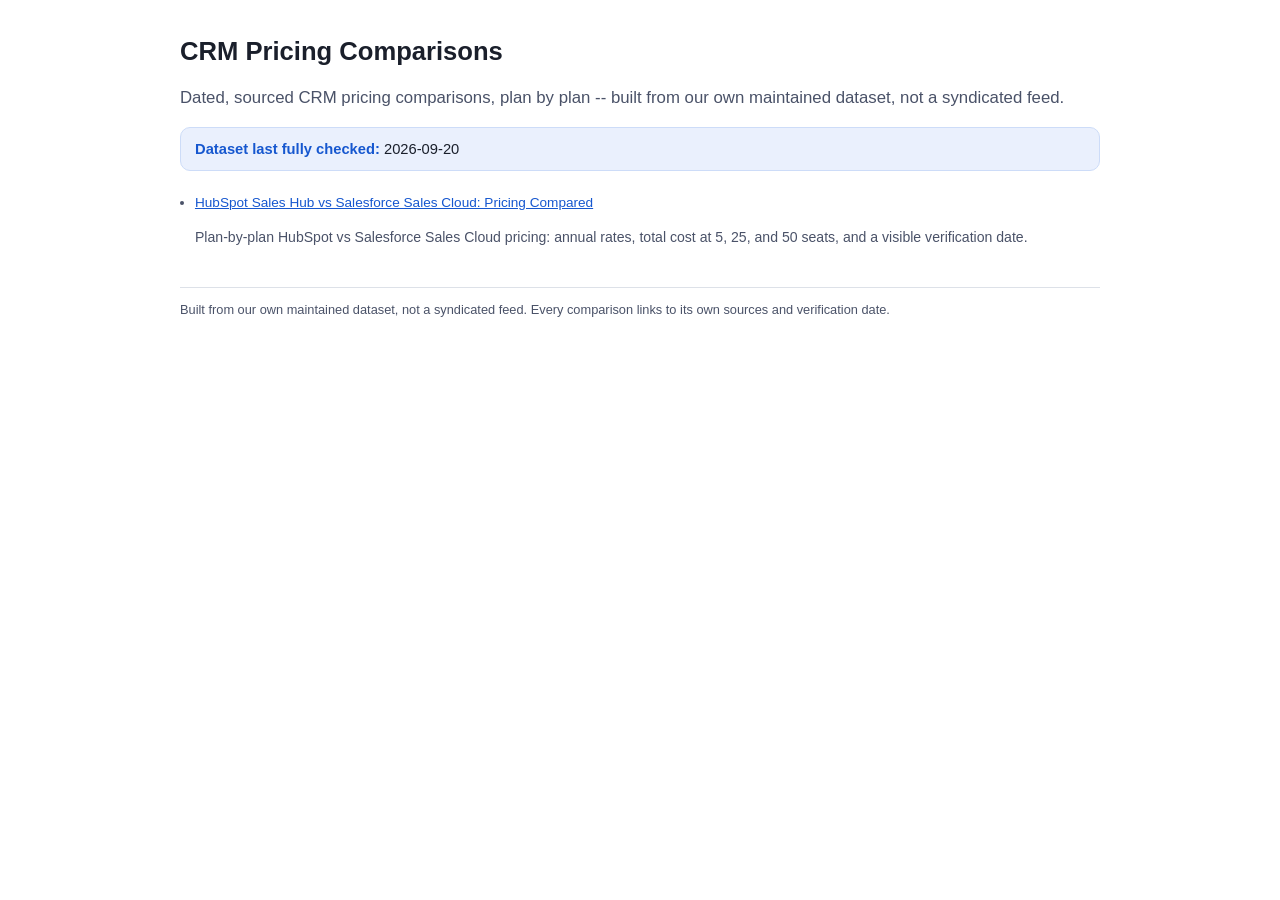
<file: index.html>
<!doctype html>
<html lang="en">
<head>
<meta name='impact-site-verification' value='84567d5c-21f6-4b1f-a4f8-a0b6d9b26262'>
<meta charset="utf-8">
<meta name="viewport" content="width=device-width, initial-scale=1">
<title>CRM Pricing Comparisons</title>
<meta name="description" content="Dated, sourced CRM pricing comparisons, plan by plan -- built from our own maintained dataset, not a syndicated feed.">
<link rel="canonical" href="https://crmpricecheck.com/">
<link rel="stylesheet" href="assets/style.css">
</head>
<body>
<!-- Generated by site/scripts/build_compare.py from data/dataset.json (last_verified 2026-09-20).
     Do not hand-edit -- re-run the build script instead. Built 2026-10-06. -->
<main>

  <h1>CRM Pricing Comparisons</h1>
  <p class="dek">Dated, sourced CRM pricing comparisons, plan by plan -- built from our own maintained dataset, not a syndicated feed.</p>

  <div class="verify-banner">
    <span><strong>Dataset last fully checked:</strong> 2026-09-20</span>
  </div>

  <ul class="source-list"><li><a href="compare/hubspot-vs-salesforce">HubSpot Sales Hub vs Salesforce Sales Cloud: Pricing Compared</a><p class="note">Plan-by-plan HubSpot vs Salesforce Sales Cloud pricing: annual rates, total cost at 5, 25, and 50 seats, and a visible verification date.</p></li></ul>

  <footer>
    Built from our own maintained dataset, not a syndicated feed. Every comparison links to its own sources and verification date.
  </footer>

</main>
</body>
</html>
</file>
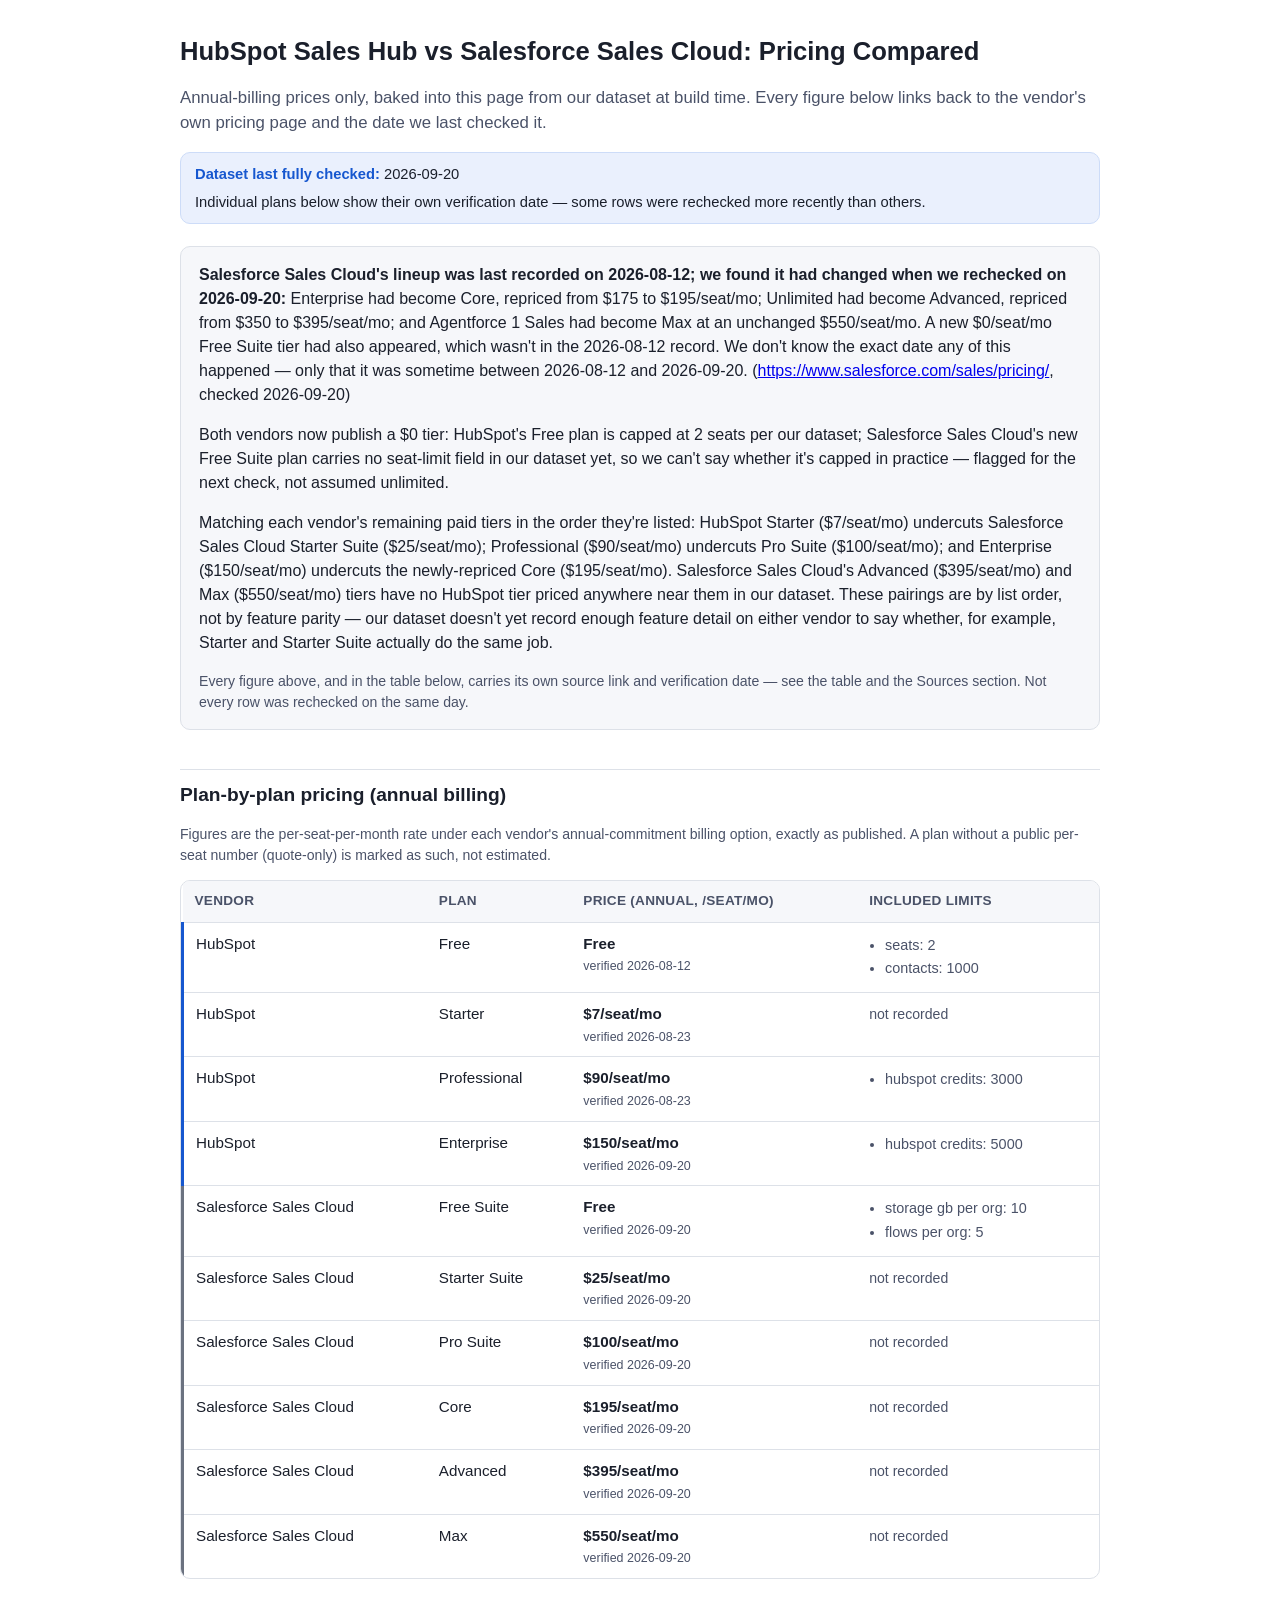
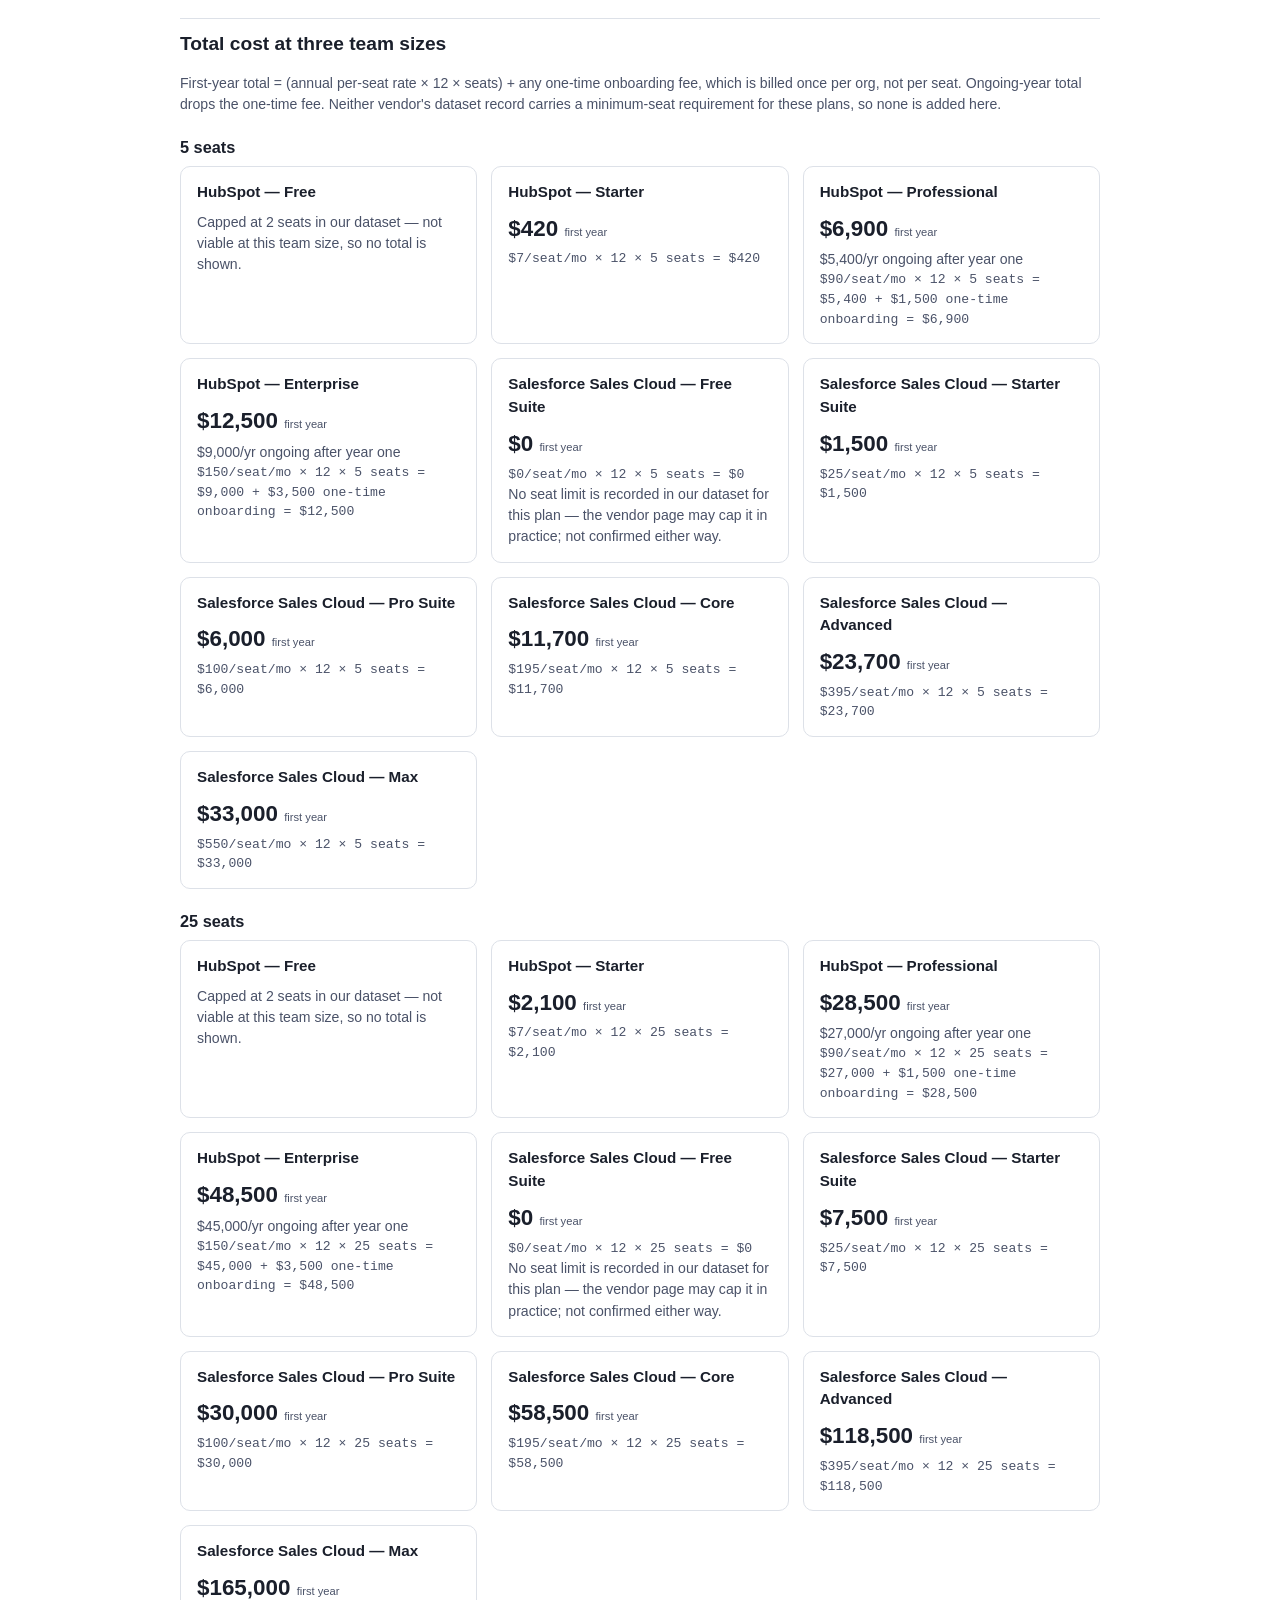
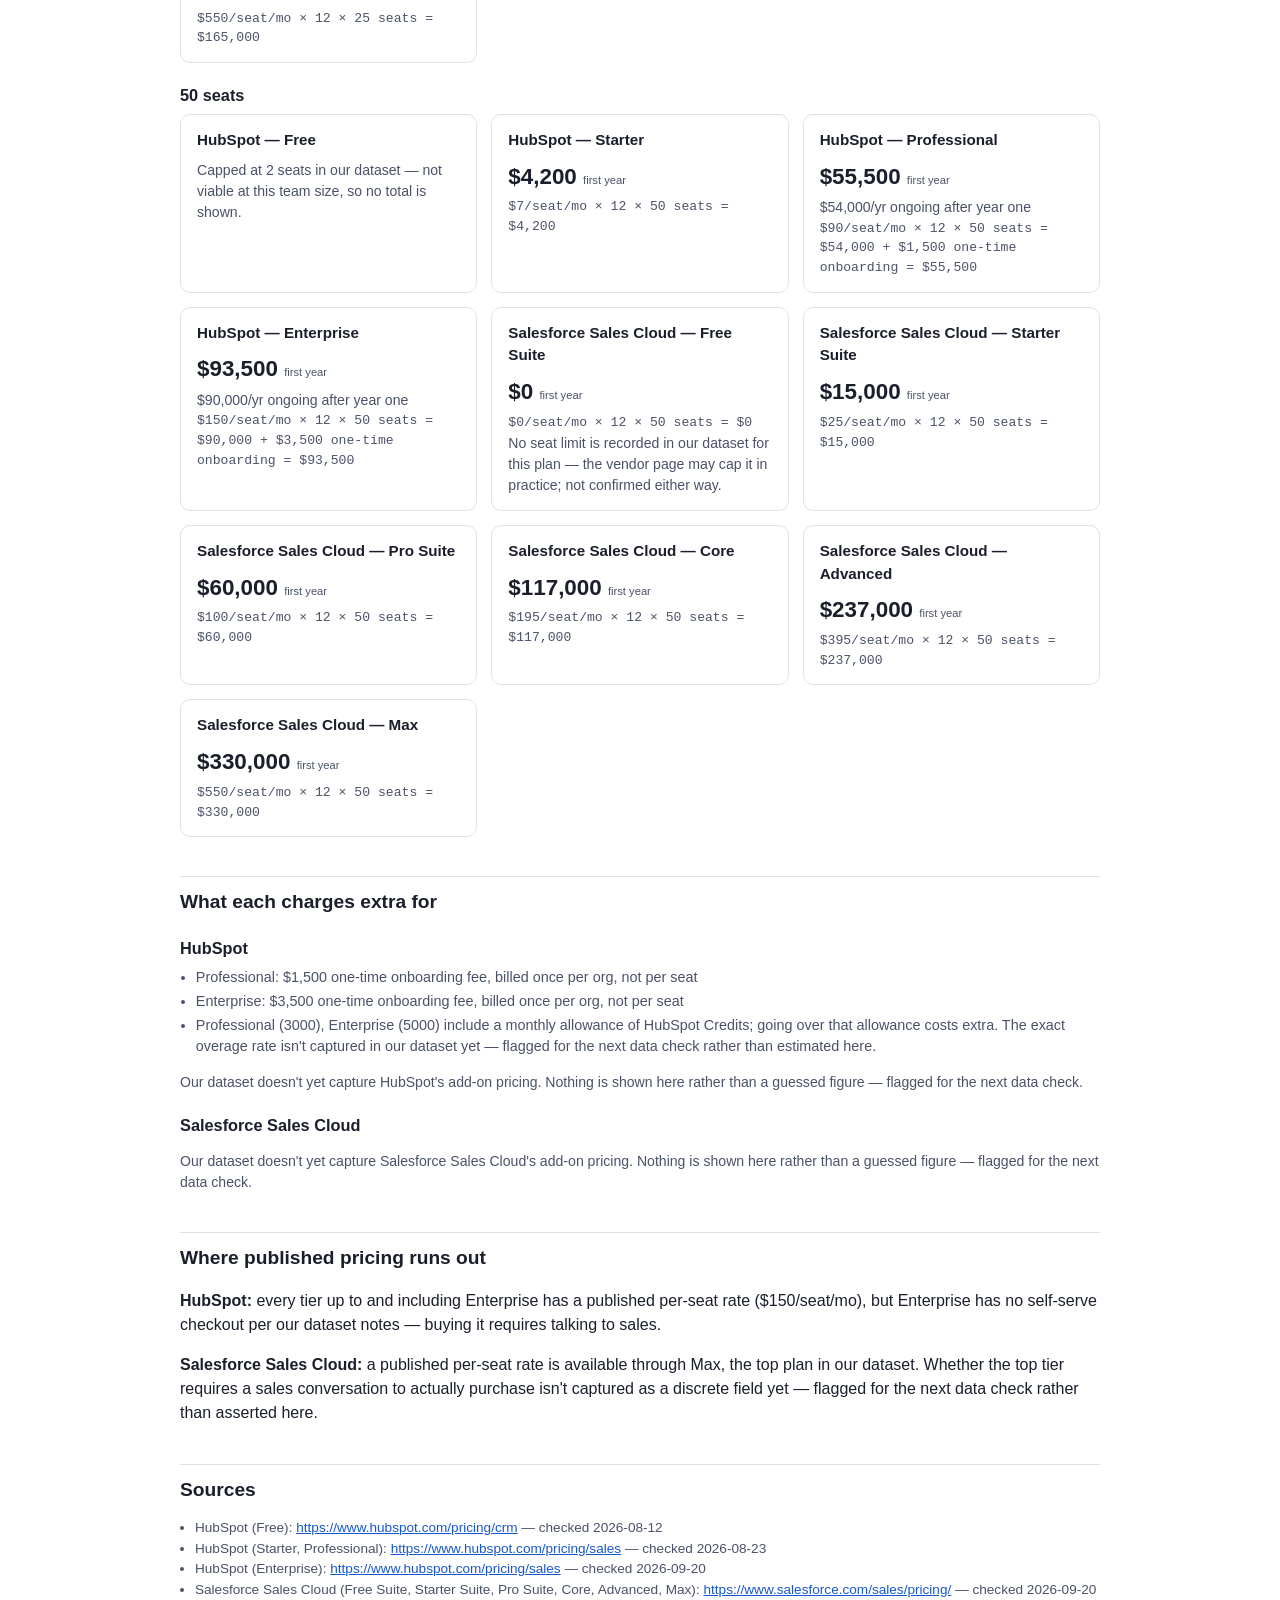
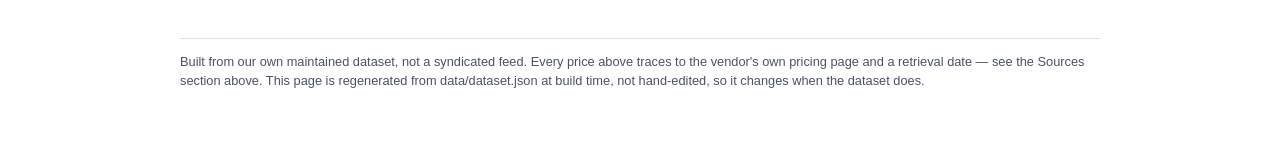
<file: compare/hubspot-vs-salesforce.html>
<!doctype html>
<html lang="en">
<head>
<meta charset="utf-8">
<meta name="viewport" content="width=device-width, initial-scale=1">
<title>HubSpot vs Salesforce: Pricing Compared</title>
<meta name="description" content="Plan-by-plan HubSpot vs Salesforce Sales Cloud pricing: annual rates, total cost at 5, 25, and 50 seats, and a visible verification date.">
<link rel="canonical" href="https://crmpricecheck.com/compare/hubspot-vs-salesforce">
<script type="application/ld+json">
{
  "@context": "https://schema.org",
  "@type": "WebPage",
  "name": "HubSpot vs Salesforce: Pricing Compared",
  "headline": "HubSpot Sales Hub vs Salesforce Sales Cloud: Pricing Compared",
  "description": "Plan-by-plan HubSpot vs Salesforce Sales Cloud pricing: annual rates, total cost at 5, 25, and 50 seats, and a visible verification date.",
  "dateModified": "2026-09-20",
  "about": [
    {
      "@type": "Product",
      "name": "HubSpot",
      "offers": [
        {
          "@type": "Offer",
          "name": "Free",
          "price": "0",
          "priceCurrency": "USD",
          "url": "https://www.hubspot.com/pricing/crm"
        },
        {
          "@type": "Offer",
          "name": "Starter",
          "price": "7",
          "priceCurrency": "USD",
          "url": "https://www.hubspot.com/pricing/sales"
        },
        {
          "@type": "Offer",
          "name": "Professional",
          "price": "90",
          "priceCurrency": "USD",
          "url": "https://www.hubspot.com/pricing/sales"
        },
        {
          "@type": "Offer",
          "name": "Enterprise",
          "price": "150",
          "priceCurrency": "USD",
          "url": "https://www.hubspot.com/pricing/sales"
        }
      ]
    },
    {
      "@type": "Product",
      "name": "Salesforce Sales Cloud",
      "offers": [
        {
          "@type": "Offer",
          "name": "Free Suite",
          "price": "0",
          "priceCurrency": "USD",
          "url": "https://www.salesforce.com/sales/pricing/"
        },
        {
          "@type": "Offer",
          "name": "Starter Suite",
          "price": "25",
          "priceCurrency": "USD",
          "url": "https://www.salesforce.com/sales/pricing/"
        },
        {
          "@type": "Offer",
          "name": "Pro Suite",
          "price": "100",
          "priceCurrency": "USD",
          "url": "https://www.salesforce.com/sales/pricing/"
        },
        {
          "@type": "Offer",
          "name": "Core",
          "price": "195",
          "priceCurrency": "USD",
          "url": "https://www.salesforce.com/sales/pricing/"
        },
        {
          "@type": "Offer",
          "name": "Advanced",
          "price": "395",
          "priceCurrency": "USD",
          "url": "https://www.salesforce.com/sales/pricing/"
        },
        {
          "@type": "Offer",
          "name": "Max",
          "price": "550",
          "priceCurrency": "USD",
          "url": "https://www.salesforce.com/sales/pricing/"
        }
      ]
    }
  ]
}
</script>
<link rel="stylesheet" href="../assets/style.css">
</head>
<body>
<!-- Generated by site/scripts/build_compare.py from data/dataset.json (last_verified 2026-09-20).
     Do not hand-edit -- re-run the build script instead. Built 2026-10-06. -->
<main>

  <h1>HubSpot Sales Hub vs Salesforce Sales Cloud: Pricing Compared</h1>
  <p class="dek">Annual-billing prices only, baked into this page from our dataset at build time. Every figure below links back to the vendor's own pricing page and the date we last checked it.</p>

  <div class="verify-banner">
    <span><strong>Dataset last fully checked:</strong> 2026-09-20</span>
    <span>Individual plans below show their own verification date &mdash; some rows were rechecked more recently than others.</span>
  </div>

  <section class="answer-box" aria-label="Summary">
    <p><strong>Salesforce Sales Cloud's lineup was last recorded on 2026-08-12; we found it had changed when we rechecked on 2026-09-20:</strong> Enterprise had become Core, repriced from $175 to $195/seat/mo; Unlimited had become Advanced, repriced from $350 to $395/seat/mo; and Agentforce 1 Sales had become Max at an unchanged $550/seat/mo. A new $0/seat/mo Free Suite tier had also appeared, which wasn't in the 2026-08-12 record. We don't know the exact date any of this happened &mdash; only that it was sometime between 2026-08-12 and 2026-09-20. (<a href="https://www.salesforce.com/sales/pricing/">https://www.salesforce.com/sales/pricing/</a>, checked 2026-09-20)</p><p>Both vendors now publish a $0 tier: HubSpot's Free plan is capped at 2 seats per our dataset; Salesforce Sales Cloud's new Free Suite plan carries no seat-limit field in our dataset yet, so we can't say whether it's capped in practice &mdash; flagged for the next check, not assumed unlimited.</p><p>Matching each vendor's remaining paid tiers in the order they're listed: HubSpot Starter ($7/seat/mo) undercuts Salesforce Sales Cloud Starter Suite ($25/seat/mo); Professional ($90/seat/mo) undercuts Pro Suite ($100/seat/mo); and Enterprise ($150/seat/mo) undercuts the newly-repriced Core ($195/seat/mo). Salesforce Sales Cloud's Advanced ($395/seat/mo) and Max ($550/seat/mo) tiers have no HubSpot tier priced anywhere near them in our dataset. These pairings are by list order, not by feature parity &mdash; our dataset doesn't yet record enough feature detail on either vendor to say whether, for example, Starter and Starter Suite actually do the same job.</p><p class="note">Every figure above, and in the table below, carries its own source link and verification date &mdash; see the table and the Sources section. Not every row was rechecked on the same day.</p>
  </section>

  <h2>Plan-by-plan pricing (annual billing)</h2>
  <p class="note">Figures are the per-seat-per-month rate under each vendor's annual-commitment billing option, exactly as published. A plan without a public per-seat number (quote-only) is marked as such, not estimated.</p>
  <div class="table-scroll">
    <table>
      <thead>
        <tr>
          <th>Vendor</th>
          <th>Plan</th>
          <th>Price&nbsp;(annual, /seat/mo)</th>
          <th>Included limits</th>
        </tr>
      </thead>
      <tbody><tr class="vendor-col-a"><td>HubSpot</td><td>Free</td><td class="price">Free<span class="retrieved">verified 2026-08-12</span></td><td><ul class="limits-list"><li>seats: 2</li><li>contacts: 1000</li></ul></td></tr><tr class="vendor-col-a"><td>HubSpot</td><td>Starter</td><td class="price">$7/seat/mo<span class="retrieved">verified 2026-08-23</span></td><td><span class="note">not recorded</span></td></tr><tr class="vendor-col-a"><td>HubSpot</td><td>Professional</td><td class="price">$90/seat/mo<span class="retrieved">verified 2026-08-23</span></td><td><ul class="limits-list"><li>hubspot credits: 3000</li></ul></td></tr><tr class="vendor-col-a"><td>HubSpot</td><td>Enterprise</td><td class="price">$150/seat/mo<span class="retrieved">verified 2026-09-20</span></td><td><ul class="limits-list"><li>hubspot credits: 5000</li></ul></td></tr><tr class="vendor-col-b"><td>Salesforce Sales Cloud</td><td>Free Suite</td><td class="price">Free<span class="retrieved">verified 2026-09-20</span></td><td><ul class="limits-list"><li>storage gb per org: 10</li><li>flows per org: 5</li></ul></td></tr><tr class="vendor-col-b"><td>Salesforce Sales Cloud</td><td>Starter Suite</td><td class="price">$25/seat/mo<span class="retrieved">verified 2026-09-20</span></td><td><span class="note">not recorded</span></td></tr><tr class="vendor-col-b"><td>Salesforce Sales Cloud</td><td>Pro Suite</td><td class="price">$100/seat/mo<span class="retrieved">verified 2026-09-20</span></td><td><span class="note">not recorded</span></td></tr><tr class="vendor-col-b"><td>Salesforce Sales Cloud</td><td>Core</td><td class="price">$195/seat/mo<span class="retrieved">verified 2026-09-20</span></td><td><span class="note">not recorded</span></td></tr><tr class="vendor-col-b"><td>Salesforce Sales Cloud</td><td>Advanced</td><td class="price">$395/seat/mo<span class="retrieved">verified 2026-09-20</span></td><td><span class="note">not recorded</span></td></tr><tr class="vendor-col-b"><td>Salesforce Sales Cloud</td><td>Max</td><td class="price">$550/seat/mo<span class="retrieved">verified 2026-09-20</span></td><td><span class="note">not recorded</span></td></tr></tbody>
    </table>
  </div>

  <h2>Total cost at three team sizes</h2>
  <p class="note">First-year total = (annual per-seat rate &times; 12 &times; seats) + any one-time onboarding fee, which is billed once per org, not per seat. Ongoing-year total drops the one-time fee. Neither vendor's dataset record carries a minimum-seat requirement for these plans, so none is added here.</p>
  <h3>5 seats</h3><div class="total-cards"><div class="total-card"><h4>HubSpot &mdash; Free</h4><div class="note">Capped at 2 seats in our dataset &mdash; not viable at this team size, so no total is shown.</div></div><div class="total-card"><h4>HubSpot &mdash; Starter</h4><div class="grand">$420 <span class="note" style="font-size:0.7rem;font-weight:400;">first year</span></div><div class="arithmetic">$7/seat/mo &times; 12 &times; 5 seats = $420</div></div><div class="total-card"><h4>HubSpot &mdash; Professional</h4><div class="grand">$6,900 <span class="note" style="font-size:0.7rem;font-weight:400;">first year</span></div><div class="note">$5,400/yr ongoing after year one</div><div class="arithmetic">$90/seat/mo &times; 12 &times; 5 seats = $5,400 + $1,500 one-time onboarding = $6,900</div></div><div class="total-card"><h4>HubSpot &mdash; Enterprise</h4><div class="grand">$12,500 <span class="note" style="font-size:0.7rem;font-weight:400;">first year</span></div><div class="note">$9,000/yr ongoing after year one</div><div class="arithmetic">$150/seat/mo &times; 12 &times; 5 seats = $9,000 + $3,500 one-time onboarding = $12,500</div></div><div class="total-card"><h4>Salesforce Sales Cloud &mdash; Free Suite</h4><div class="grand">$0 <span class="note" style="font-size:0.7rem;font-weight:400;">first year</span></div><div class="arithmetic">$0/seat/mo &times; 12 &times; 5 seats = $0</div><div class="note">No seat limit is recorded in our dataset for this plan &mdash; the vendor page may cap it in practice; not confirmed either way.</div></div><div class="total-card"><h4>Salesforce Sales Cloud &mdash; Starter Suite</h4><div class="grand">$1,500 <span class="note" style="font-size:0.7rem;font-weight:400;">first year</span></div><div class="arithmetic">$25/seat/mo &times; 12 &times; 5 seats = $1,500</div></div><div class="total-card"><h4>Salesforce Sales Cloud &mdash; Pro Suite</h4><div class="grand">$6,000 <span class="note" style="font-size:0.7rem;font-weight:400;">first year</span></div><div class="arithmetic">$100/seat/mo &times; 12 &times; 5 seats = $6,000</div></div><div class="total-card"><h4>Salesforce Sales Cloud &mdash; Core</h4><div class="grand">$11,700 <span class="note" style="font-size:0.7rem;font-weight:400;">first year</span></div><div class="arithmetic">$195/seat/mo &times; 12 &times; 5 seats = $11,700</div></div><div class="total-card"><h4>Salesforce Sales Cloud &mdash; Advanced</h4><div class="grand">$23,700 <span class="note" style="font-size:0.7rem;font-weight:400;">first year</span></div><div class="arithmetic">$395/seat/mo &times; 12 &times; 5 seats = $23,700</div></div><div class="total-card"><h4>Salesforce Sales Cloud &mdash; Max</h4><div class="grand">$33,000 <span class="note" style="font-size:0.7rem;font-weight:400;">first year</span></div><div class="arithmetic">$550/seat/mo &times; 12 &times; 5 seats = $33,000</div></div></div><h3>25 seats</h3><div class="total-cards"><div class="total-card"><h4>HubSpot &mdash; Free</h4><div class="note">Capped at 2 seats in our dataset &mdash; not viable at this team size, so no total is shown.</div></div><div class="total-card"><h4>HubSpot &mdash; Starter</h4><div class="grand">$2,100 <span class="note" style="font-size:0.7rem;font-weight:400;">first year</span></div><div class="arithmetic">$7/seat/mo &times; 12 &times; 25 seats = $2,100</div></div><div class="total-card"><h4>HubSpot &mdash; Professional</h4><div class="grand">$28,500 <span class="note" style="font-size:0.7rem;font-weight:400;">first year</span></div><div class="note">$27,000/yr ongoing after year one</div><div class="arithmetic">$90/seat/mo &times; 12 &times; 25 seats = $27,000 + $1,500 one-time onboarding = $28,500</div></div><div class="total-card"><h4>HubSpot &mdash; Enterprise</h4><div class="grand">$48,500 <span class="note" style="font-size:0.7rem;font-weight:400;">first year</span></div><div class="note">$45,000/yr ongoing after year one</div><div class="arithmetic">$150/seat/mo &times; 12 &times; 25 seats = $45,000 + $3,500 one-time onboarding = $48,500</div></div><div class="total-card"><h4>Salesforce Sales Cloud &mdash; Free Suite</h4><div class="grand">$0 <span class="note" style="font-size:0.7rem;font-weight:400;">first year</span></div><div class="arithmetic">$0/seat/mo &times; 12 &times; 25 seats = $0</div><div class="note">No seat limit is recorded in our dataset for this plan &mdash; the vendor page may cap it in practice; not confirmed either way.</div></div><div class="total-card"><h4>Salesforce Sales Cloud &mdash; Starter Suite</h4><div class="grand">$7,500 <span class="note" style="font-size:0.7rem;font-weight:400;">first year</span></div><div class="arithmetic">$25/seat/mo &times; 12 &times; 25 seats = $7,500</div></div><div class="total-card"><h4>Salesforce Sales Cloud &mdash; Pro Suite</h4><div class="grand">$30,000 <span class="note" style="font-size:0.7rem;font-weight:400;">first year</span></div><div class="arithmetic">$100/seat/mo &times; 12 &times; 25 seats = $30,000</div></div><div class="total-card"><h4>Salesforce Sales Cloud &mdash; Core</h4><div class="grand">$58,500 <span class="note" style="font-size:0.7rem;font-weight:400;">first year</span></div><div class="arithmetic">$195/seat/mo &times; 12 &times; 25 seats = $58,500</div></div><div class="total-card"><h4>Salesforce Sales Cloud &mdash; Advanced</h4><div class="grand">$118,500 <span class="note" style="font-size:0.7rem;font-weight:400;">first year</span></div><div class="arithmetic">$395/seat/mo &times; 12 &times; 25 seats = $118,500</div></div><div class="total-card"><h4>Salesforce Sales Cloud &mdash; Max</h4><div class="grand">$165,000 <span class="note" style="font-size:0.7rem;font-weight:400;">first year</span></div><div class="arithmetic">$550/seat/mo &times; 12 &times; 25 seats = $165,000</div></div></div><h3>50 seats</h3><div class="total-cards"><div class="total-card"><h4>HubSpot &mdash; Free</h4><div class="note">Capped at 2 seats in our dataset &mdash; not viable at this team size, so no total is shown.</div></div><div class="total-card"><h4>HubSpot &mdash; Starter</h4><div class="grand">$4,200 <span class="note" style="font-size:0.7rem;font-weight:400;">first year</span></div><div class="arithmetic">$7/seat/mo &times; 12 &times; 50 seats = $4,200</div></div><div class="total-card"><h4>HubSpot &mdash; Professional</h4><div class="grand">$55,500 <span class="note" style="font-size:0.7rem;font-weight:400;">first year</span></div><div class="note">$54,000/yr ongoing after year one</div><div class="arithmetic">$90/seat/mo &times; 12 &times; 50 seats = $54,000 + $1,500 one-time onboarding = $55,500</div></div><div class="total-card"><h4>HubSpot &mdash; Enterprise</h4><div class="grand">$93,500 <span class="note" style="font-size:0.7rem;font-weight:400;">first year</span></div><div class="note">$90,000/yr ongoing after year one</div><div class="arithmetic">$150/seat/mo &times; 12 &times; 50 seats = $90,000 + $3,500 one-time onboarding = $93,500</div></div><div class="total-card"><h4>Salesforce Sales Cloud &mdash; Free Suite</h4><div class="grand">$0 <span class="note" style="font-size:0.7rem;font-weight:400;">first year</span></div><div class="arithmetic">$0/seat/mo &times; 12 &times; 50 seats = $0</div><div class="note">No seat limit is recorded in our dataset for this plan &mdash; the vendor page may cap it in practice; not confirmed either way.</div></div><div class="total-card"><h4>Salesforce Sales Cloud &mdash; Starter Suite</h4><div class="grand">$15,000 <span class="note" style="font-size:0.7rem;font-weight:400;">first year</span></div><div class="arithmetic">$25/seat/mo &times; 12 &times; 50 seats = $15,000</div></div><div class="total-card"><h4>Salesforce Sales Cloud &mdash; Pro Suite</h4><div class="grand">$60,000 <span class="note" style="font-size:0.7rem;font-weight:400;">first year</span></div><div class="arithmetic">$100/seat/mo &times; 12 &times; 50 seats = $60,000</div></div><div class="total-card"><h4>Salesforce Sales Cloud &mdash; Core</h4><div class="grand">$117,000 <span class="note" style="font-size:0.7rem;font-weight:400;">first year</span></div><div class="arithmetic">$195/seat/mo &times; 12 &times; 50 seats = $117,000</div></div><div class="total-card"><h4>Salesforce Sales Cloud &mdash; Advanced</h4><div class="grand">$237,000 <span class="note" style="font-size:0.7rem;font-weight:400;">first year</span></div><div class="arithmetic">$395/seat/mo &times; 12 &times; 50 seats = $237,000</div></div><div class="total-card"><h4>Salesforce Sales Cloud &mdash; Max</h4><div class="grand">$330,000 <span class="note" style="font-size:0.7rem;font-weight:400;">first year</span></div><div class="arithmetic">$550/seat/mo &times; 12 &times; 50 seats = $330,000</div></div></div>

  <h2>What each charges extra for</h2>
  <h3>HubSpot</h3><ul class="limits-list"><li>Professional: $1,500 one-time onboarding fee, billed once per org, not per seat</li><li>Enterprise: $3,500 one-time onboarding fee, billed once per org, not per seat</li><li>Professional (3000), Enterprise (5000) include a monthly allowance of HubSpot Credits; going over that allowance costs extra. The exact overage rate isn't captured in our dataset yet &mdash; flagged for the next data check rather than estimated here.</li></ul><p class="note">Our dataset doesn't yet capture HubSpot's add-on pricing. Nothing is shown here rather than a guessed figure &mdash; flagged for the next data check.</p><h3>Salesforce Sales Cloud</h3><p class="note">Our dataset doesn't yet capture Salesforce Sales Cloud's add-on pricing. Nothing is shown here rather than a guessed figure &mdash; flagged for the next data check.</p>

  <h2>Where published pricing runs out</h2>
  <p><strong>HubSpot:</strong> every tier up to and including Enterprise has a published per-seat rate ($150/seat/mo), but Enterprise has no self-serve checkout per our dataset notes &mdash; buying it requires talking to sales.</p><p><strong>Salesforce Sales Cloud:</strong> a published per-seat rate is available through Max, the top plan in our dataset. Whether the top tier requires a sales conversation to actually purchase isn't captured as a discrete field yet &mdash; flagged for the next data check rather than asserted here.</p>

  <h2>Sources</h2>
  <ul class="source-list"><li>HubSpot (Free): <a href="https://www.hubspot.com/pricing/crm">https://www.hubspot.com/pricing/crm</a> &mdash; checked 2026-08-12</li><li>HubSpot (Starter, Professional): <a href="https://www.hubspot.com/pricing/sales">https://www.hubspot.com/pricing/sales</a> &mdash; checked 2026-08-23</li><li>HubSpot (Enterprise): <a href="https://www.hubspot.com/pricing/sales">https://www.hubspot.com/pricing/sales</a> &mdash; checked 2026-09-20</li><li>Salesforce Sales Cloud (Free Suite, Starter Suite, Pro Suite, Core, Advanced, Max): <a href="https://www.salesforce.com/sales/pricing/">https://www.salesforce.com/sales/pricing/</a> &mdash; checked 2026-09-20</li></ul>

  <footer>
    Built from our own maintained dataset, not a syndicated feed. Every price above traces to the vendor's own pricing page and a retrieval date &mdash; see the Sources section above. This page is regenerated from data/dataset.json at build time, not hand-edited, so it changes when the dataset does.
  </footer>

</main>
</body>
</html>
</file>
<file: assets/style.css>
/* Shared stylesheet for comparison pages. Plain CSS, no build step. */

:root {
  --ink: #1a1f2b;
  --ink-soft: #4a5268;
  --line: #dde1e8;
  --bg: #ffffff;
  --bg-soft: #f6f7fa;
  --accent: #1657cf;
  --accent-soft: #eaf0fd;
  --good: #146c43;
  --warn-bg: #fff7e6;
  --warn-line: #f0c766;
  --radius: 10px;
  --max-width: 920px;
}

* { box-sizing: border-box; }

html { -webkit-text-size-adjust: 100%; }

body {
  margin: 0;
  padding: 0 16px 64px;
  background: var(--bg);
  color: var(--ink);
  font: 16px/1.5 -apple-system, BlinkMacSystemFont, "Segoe UI", Roboto, Helvetica, Arial, sans-serif;
}

main {
  max-width: var(--max-width);
  margin: 0 auto;
}

h1 {
  font-size: 1.6rem;
  line-height: 1.25;
  margin: 1.4em 0 0.4em;
}

h2 {
  font-size: 1.2rem;
  margin: 2em 0 0.6em;
  padding-top: 0.6em;
  border-top: 1px solid var(--line);
}

h3 {
  font-size: 1.02rem;
  margin: 1.2em 0 0.4em;
}

p { color: var(--ink); }

.dek {
  color: var(--ink-soft);
  font-size: 1.05rem;
}

.verify-banner {
  display: flex;
  flex-wrap: wrap;
  gap: 6px 14px;
  align-items: baseline;
  background: var(--accent-soft);
  border: 1px solid #cddcf8;
  border-radius: var(--radius);
  padding: 10px 14px;
  margin: 14px 0 22px;
  font-size: 0.92rem;
}

.verify-banner strong { color: var(--accent); }

.answer-box {
  background: var(--bg-soft);
  border: 1px solid var(--line);
  border-radius: var(--radius);
  padding: 16px 18px;
  margin: 0 0 24px;
}

.answer-box p:first-child { margin-top: 0; }
.answer-box p:last-child { margin-bottom: 0; }

.table-scroll {
  overflow-x: auto;
  -webkit-overflow-scrolling: touch;
  border: 1px solid var(--line);
  border-radius: var(--radius);
  margin: 0 0 8px;
}

table {
  border-collapse: collapse;
  width: 100%;
  min-width: 560px;
  font-size: 0.95rem;
}

caption {
  text-align: left;
  font-weight: 600;
  padding: 10px 12px 4px;
  color: var(--ink-soft);
  font-size: 0.85rem;
  text-transform: uppercase;
  letter-spacing: 0.02em;
}

th, td {
  padding: 10px 12px;
  border-bottom: 1px solid var(--line);
  text-align: left;
  vertical-align: top;
}

thead th {
  background: var(--bg-soft);
  font-size: 0.85rem;
  text-transform: uppercase;
  letter-spacing: 0.02em;
  color: var(--ink-soft);
  white-space: nowrap;
}

tbody tr:last-child td { border-bottom: none; }

td.price {
  font-variant-numeric: tabular-nums;
  font-weight: 600;
  white-space: nowrap;
}

.retrieved {
  display: block;
  font-weight: 400;
  color: var(--ink-soft);
  font-size: 0.78rem;
  margin-top: 2px;
}

.limits-list {
  margin: 0;
  padding-left: 1.1em;
  font-size: 0.9rem;
  color: var(--ink-soft);
}

.limits-list li { margin: 2px 0; }

.vendor-col-a { border-left: 3px solid var(--accent); }
.vendor-col-b { border-left: 3px solid #6b7280; }

.total-cards {
  display: grid;
  grid-template-columns: repeat(auto-fit, minmax(260px, 1fr));
  gap: 14px;
  margin: 0 0 20px;
}

.total-card {
  border: 1px solid var(--line);
  border-radius: var(--radius);
  padding: 14px 16px;
}

.total-card h4 {
  margin: 0 0 8px;
  font-size: 0.95rem;
}

.total-card .grand {
  font-size: 1.4rem;
  font-weight: 700;
  margin: 4px 0;
}

.total-card .arithmetic {
  font-size: 0.82rem;
  color: var(--ink-soft);
  font-family: ui-monospace, SFMono-Regular, Menlo, monospace;
  word-break: break-word;
}

.note {
  font-size: 0.88rem;
  color: var(--ink-soft);
}

.flag-box {
  background: var(--warn-bg);
  border: 1px solid var(--warn-line);
  border-radius: var(--radius);
  padding: 12px 14px;
  font-size: 0.88rem;
  margin: 10px 0;
}

.source-list {
  font-size: 0.85rem;
  color: var(--ink-soft);
  padding-left: 1.1em;
}

.source-list a { color: var(--accent); }

footer {
  margin-top: 3em;
  padding-top: 1em;
  border-top: 1px solid var(--line);
  font-size: 0.8rem;
  color: var(--ink-soft);
}

#load-error {
  display: none;
  background: #fdeceb;
  border: 1px solid #f3b7b0;
  border-radius: var(--radius);
  padding: 14px 16px;
  margin: 20px 0;
}

@media (max-width: 480px) {
  h1 { font-size: 1.35rem; }
  body { font-size: 15px; }
}
</file>
